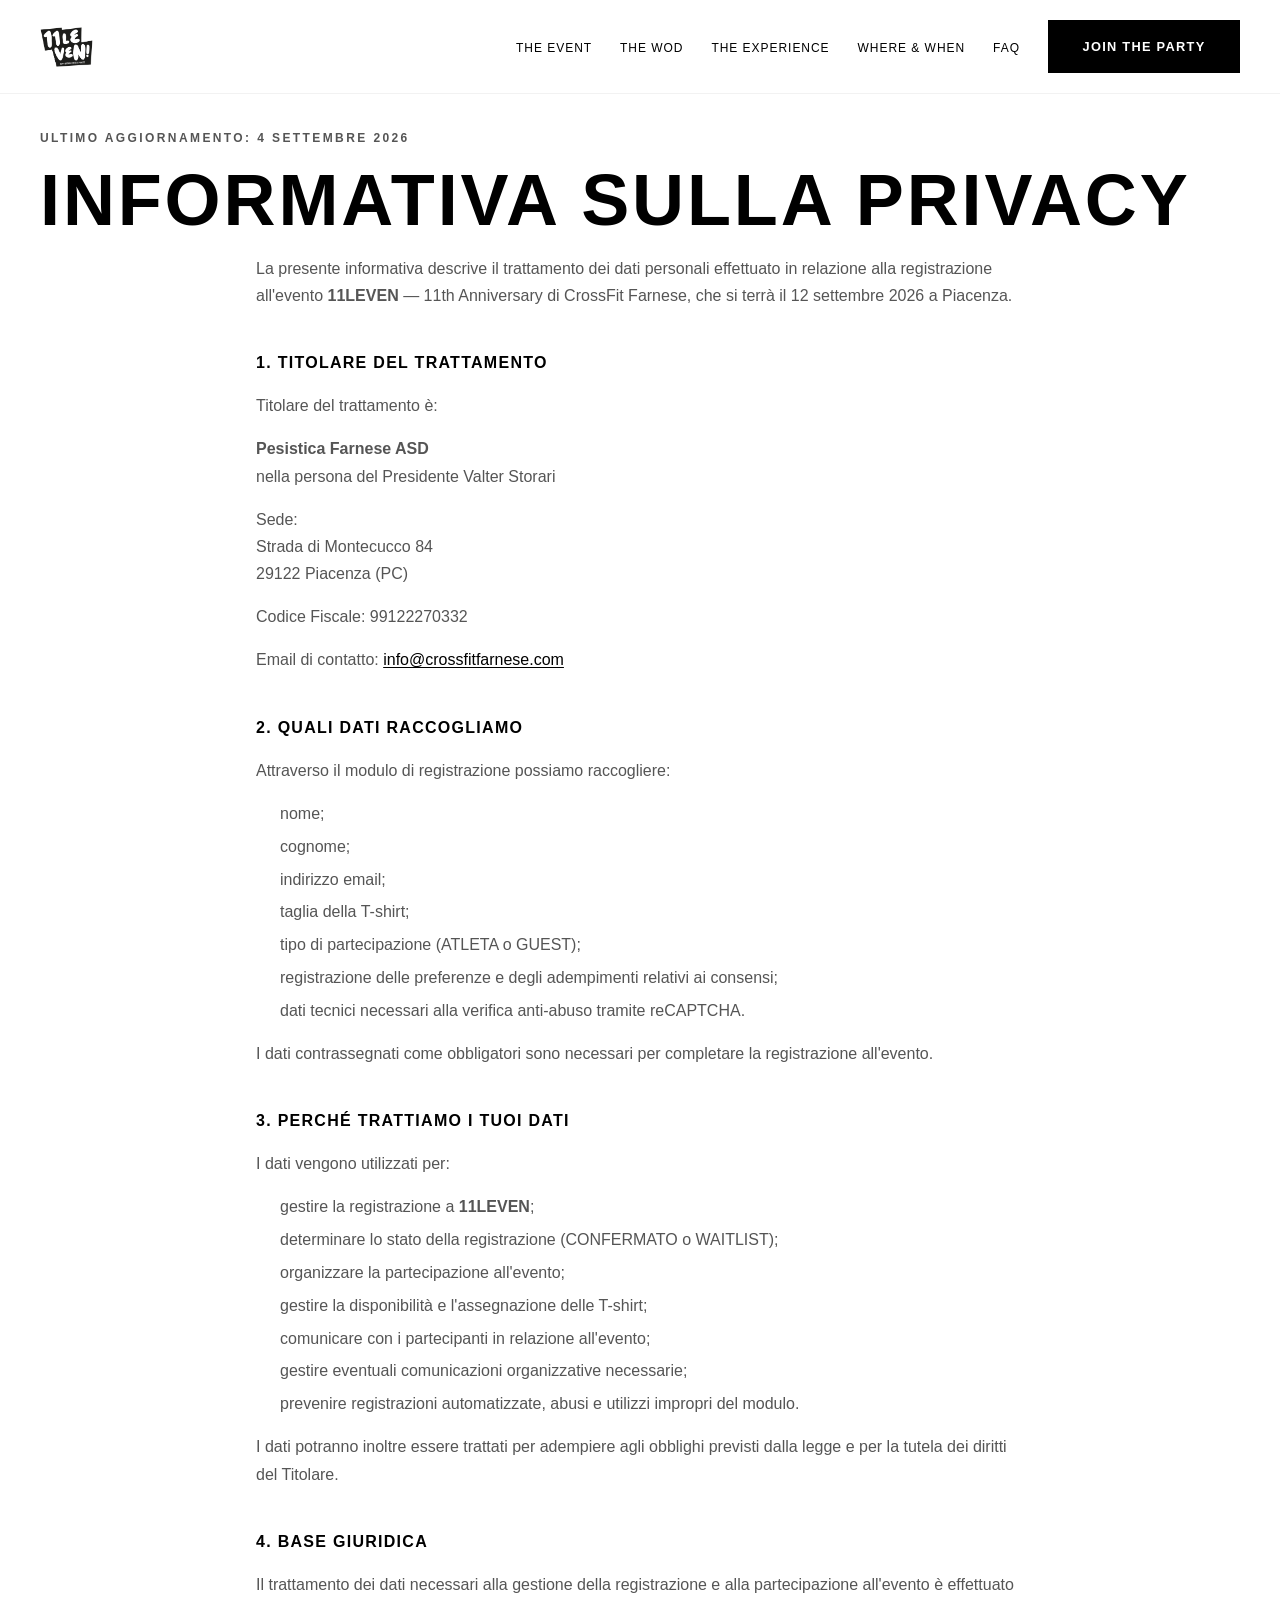
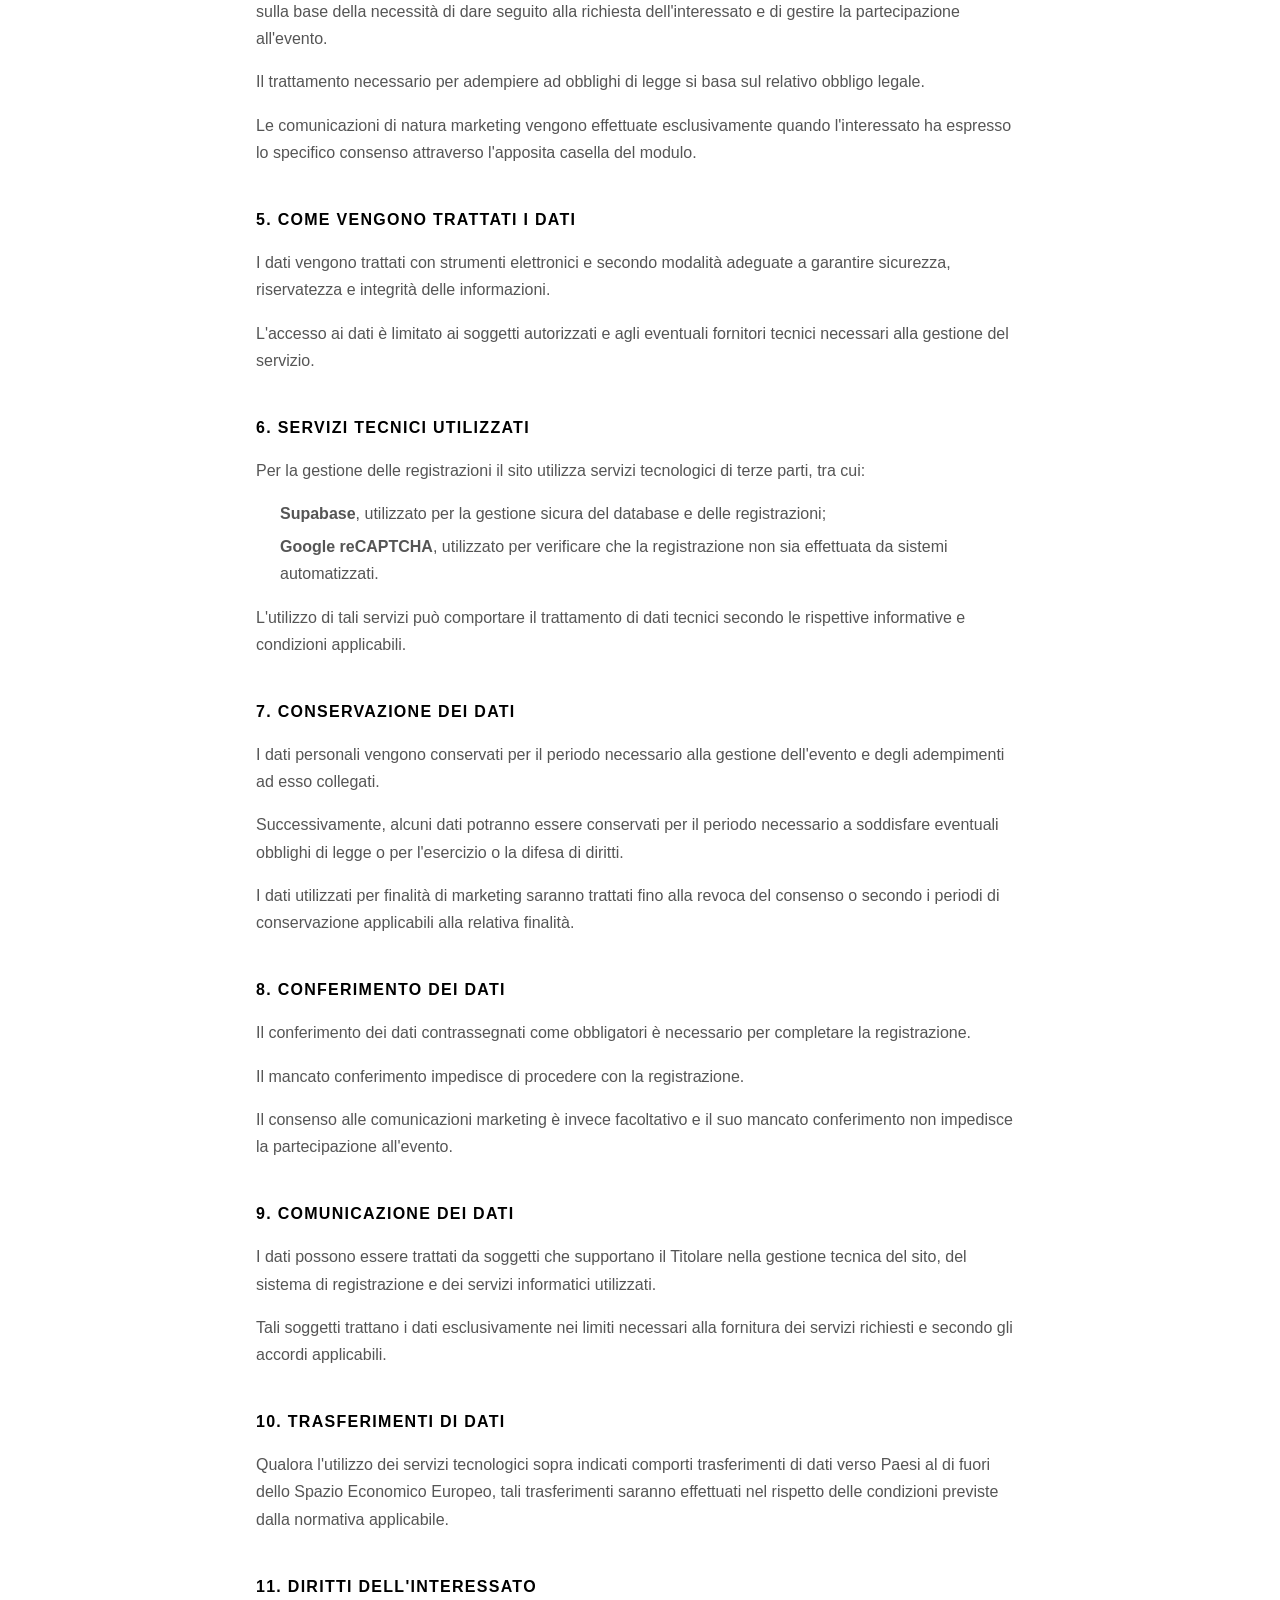
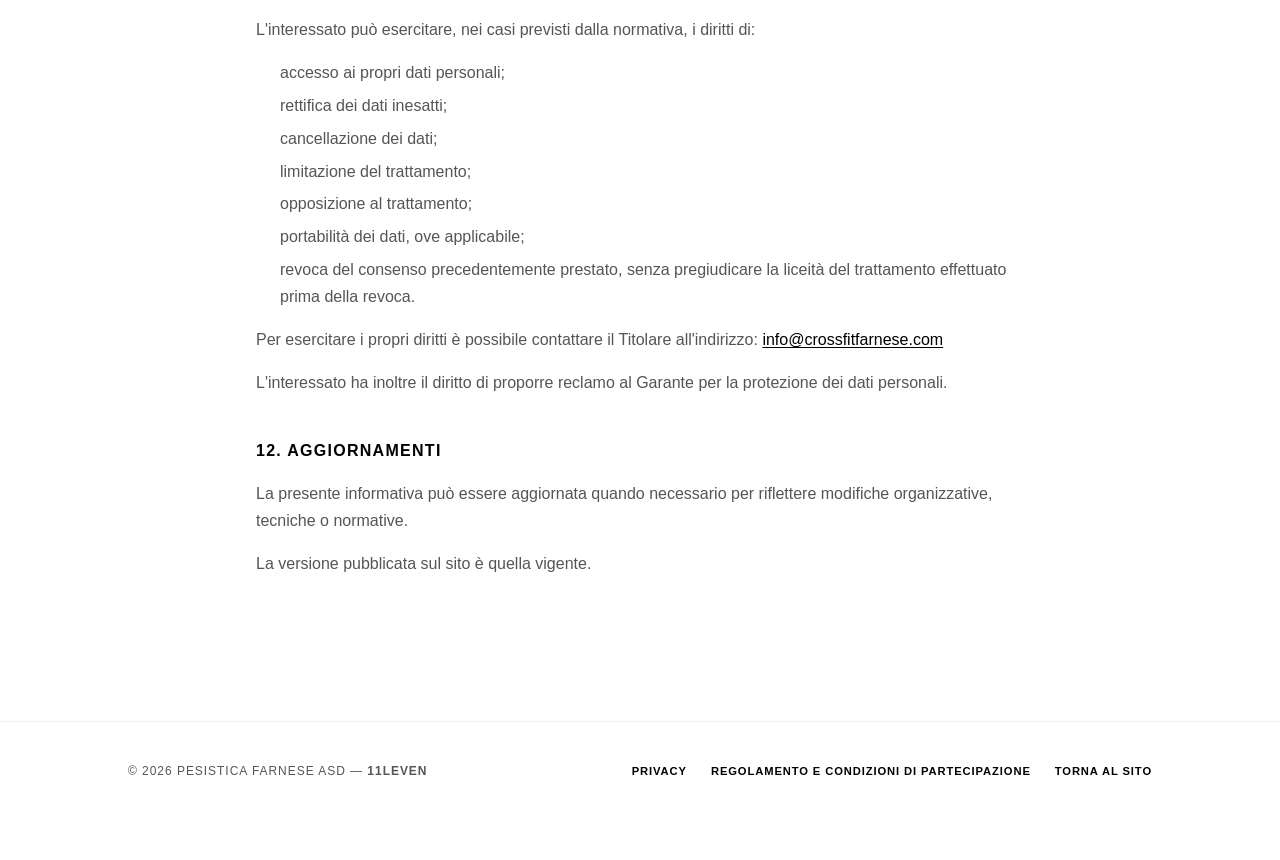
<file: privacy.html>
<!DOCTYPE html>
<html lang="it">
<head>
    <meta charset="UTF-8">
    <meta name="viewport" content="width=device-width, initial-scale=1.0">
    <title>Informativa sulla Privacy — 11LEVEN</title>
    <meta name="description" content="Informativa sul trattamento dei dati personali per 11LEVEN — 11 Years - Still in the game.">
    <link rel="icon" href="11leven-favicon-assets/favicon.ico" sizes="any">
    <link rel="icon" type="image/png" sizes="16x16" href="11leven-favicon-assets/favicon-16x16.png">
    <link rel="icon" type="image/png" sizes="32x32" href="11leven-favicon-assets/favicon-32x32.png">
    <link rel="apple-touch-icon" sizes="180x180" href="11leven-favicon-assets/apple-touch-icon.png">
    <link rel="stylesheet" href="style.css">
</head>
<body>
    <header class="site-header">
        <div class="header-inner">
            <a class="logo" href="index.html" aria-label="11LEVEN — CrossFit Farnese">
                <img src="Logo-Base.png" alt="11LEVEN">
            </a>

            <button class="nav-toggle" aria-label="Toggle navigation" aria-expanded="false" aria-controls="main-nav">
                <span></span>
                <span></span>
                <span></span>
            </button>

            <nav class="main-nav" id="main-nav" aria-label="Main navigation">
                <ul>
                    <li><a href="index.html#event">THE EVENT</a></li>
                    <li><a href="index.html#wod">THE WOD</a></li>
                    <li><a href="index.html#experience">THE EXPERIENCE</a></li>
                    <li><a href="index.html#where">WHERE &amp; WHEN</a></li>
                    <li><a href="index.html#faq">FAQ</a></li>
                    <li class="nav-cta-item"><a class="btn btn-primary" href="index.html#join">JOIN THE PARTY</a></li>
                </ul>
            </nav>
        </div>
    </header>

    <main>
        <section class="section legal" aria-label="Informativa sulla privacy">
            <div class="section-inner">
                <p class="section-label">ULTIMO AGGIORNAMENTO: 4 settembre 2026</p>
                <h1 class="section-title">Informativa sulla Privacy</h1>

                <article class="legal-content">
                    <p>La presente informativa descrive il trattamento dei dati personali effettuato in relazione alla registrazione all'evento <strong class="brand-name">11LEVEN</strong> — 11th Anniversary di CrossFit Farnese, che si terrà il 12 settembre 2026 a Piacenza.</p>

                    <h2>1. Titolare del trattamento</h2>
                    <p>Titolare del trattamento è:</p>
                    <p>
                        <strong>Pesistica Farnese ASD</strong><br>
                        nella persona del Presidente Valter Storari
                    </p>
                    <p>
                        Sede:<br>
                        Strada di Montecucco 84<br>
                        29122 Piacenza (PC)
                    </p>
                    <p>Codice Fiscale: 99122270332</p>
                    <p>Email di contatto: <a href="mailto:info@crossfitfarnese.com">info@crossfitfarnese.com</a></p>

                    <h2>2. Quali dati raccogliamo</h2>
                    <p>Attraverso il modulo di registrazione possiamo raccogliere:</p>
                    <ul>
                        <li>nome;</li>
                        <li>cognome;</li>
                        <li>indirizzo email;</li>
                        <li>taglia della T-shirt;</li>
                        <li>tipo di partecipazione (ATLETA o GUEST);</li>
                        <li>registrazione delle preferenze e degli adempimenti relativi ai consensi;</li>
                        <li>dati tecnici necessari alla verifica anti-abuso tramite reCAPTCHA.</li>
                    </ul>
                    <p>I dati contrassegnati come obbligatori sono necessari per completare la registrazione all'evento.</p>

                    <h2>3. Perché trattiamo i tuoi dati</h2>
                    <p>I dati vengono utilizzati per:</p>
                    <ul>
                        <li>gestire la registrazione a <strong class="brand-name">11LEVEN</strong>;</li>
                        <li>determinare lo stato della registrazione (CONFERMATO o WAITLIST);</li>
                        <li>organizzare la partecipazione all'evento;</li>
                        <li>gestire la disponibilità e l'assegnazione delle T-shirt;</li>
                        <li>comunicare con i partecipanti in relazione all'evento;</li>
                        <li>gestire eventuali comunicazioni organizzative necessarie;</li>
                        <li>prevenire registrazioni automatizzate, abusi e utilizzi impropri del modulo.</li>
                    </ul>
                    <p>I dati potranno inoltre essere trattati per adempiere agli obblighi previsti dalla legge e per la tutela dei diritti del Titolare.</p>

                    <h2>4. Base giuridica</h2>
                    <p>Il trattamento dei dati necessari alla gestione della registrazione e alla partecipazione all'evento è effettuato sulla base della necessità di dare seguito alla richiesta dell'interessato e di gestire la partecipazione all'evento.</p>
                    <p>Il trattamento necessario per adempiere ad obblighi di legge si basa sul relativo obbligo legale.</p>
                    <p>Le comunicazioni di natura marketing vengono effettuate esclusivamente quando l'interessato ha espresso lo specifico consenso attraverso l'apposita casella del modulo.</p>

                    <h2>5. Come vengono trattati i dati</h2>
                    <p>I dati vengono trattati con strumenti elettronici e secondo modalità adeguate a garantire sicurezza, riservatezza e integrità delle informazioni.</p>
                    <p>L'accesso ai dati è limitato ai soggetti autorizzati e agli eventuali fornitori tecnici necessari alla gestione del servizio.</p>

                    <h2>6. Servizi tecnici utilizzati</h2>
                    <p>Per la gestione delle registrazioni il sito utilizza servizi tecnologici di terze parti, tra cui:</p>
                    <ul>
                        <li><strong>Supabase</strong>, utilizzato per la gestione sicura del database e delle registrazioni;</li>
                        <li><strong>Google reCAPTCHA</strong>, utilizzato per verificare che la registrazione non sia effettuata da sistemi automatizzati.</li>
                    </ul>
                    <p>L'utilizzo di tali servizi può comportare il trattamento di dati tecnici secondo le rispettive informative e condizioni applicabili.</p>

                    <h2>7. Conservazione dei dati</h2>
                    <p>I dati personali vengono conservati per il periodo necessario alla gestione dell'evento e degli adempimenti ad esso collegati.</p>
                    <p>Successivamente, alcuni dati potranno essere conservati per il periodo necessario a soddisfare eventuali obblighi di legge o per l'esercizio o la difesa di diritti.</p>
                    <p>I dati utilizzati per finalità di marketing saranno trattati fino alla revoca del consenso o secondo i periodi di conservazione applicabili alla relativa finalità.</p>

                    <h2>8. Conferimento dei dati</h2>
                    <p>Il conferimento dei dati contrassegnati come obbligatori è necessario per completare la registrazione.</p>
                    <p>Il mancato conferimento impedisce di procedere con la registrazione.</p>
                    <p>Il consenso alle comunicazioni marketing è invece facoltativo e il suo mancato conferimento non impedisce la partecipazione all'evento.</p>

                    <h2>9. Comunicazione dei dati</h2>
                    <p>I dati possono essere trattati da soggetti che supportano il Titolare nella gestione tecnica del sito, del sistema di registrazione e dei servizi informatici utilizzati.</p>
                    <p>Tali soggetti trattano i dati esclusivamente nei limiti necessari alla fornitura dei servizi richiesti e secondo gli accordi applicabili.</p>

                    <h2>10. Trasferimenti di dati</h2>
                    <p>Qualora l'utilizzo dei servizi tecnologici sopra indicati comporti trasferimenti di dati verso Paesi al di fuori dello Spazio Economico Europeo, tali trasferimenti saranno effettuati nel rispetto delle condizioni previste dalla normativa applicabile.</p>

                    <h2>11. Diritti dell'interessato</h2>
                    <p>L'interessato può esercitare, nei casi previsti dalla normativa, i diritti di:</p>
                    <ul>
                        <li>accesso ai propri dati personali;</li>
                        <li>rettifica dei dati inesatti;</li>
                        <li>cancellazione dei dati;</li>
                        <li>limitazione del trattamento;</li>
                        <li>opposizione al trattamento;</li>
                        <li>portabilità dei dati, ove applicabile;</li>
                        <li>revoca del consenso precedentemente prestato, senza pregiudicare la liceità del trattamento effettuato prima della revoca.</li>
                    </ul>
                    <p>Per esercitare i propri diritti è possibile contattare il Titolare all'indirizzo: <a href="mailto:info@crossfitfarnese.com">info@crossfitfarnese.com</a></p>
                    <p>L'interessato ha inoltre il diritto di proporre reclamo al Garante per la protezione dei dati personali.</p>

                    <h2>12. Aggiornamenti</h2>
                    <p>La presente informativa può essere aggiornata quando necessario per riflettere modifiche organizzative, tecniche o normative.</p>
                    <p>La versione pubblicata sul sito è quella vigente.</p>
                </article>
            </div>
        </section>
    </main>

    <footer class="site-footer">
        <div class="footer-inner">
            <p>&copy; 2026 Pesistica Farnese ASD — <strong class="brand-name">11LEVEN</strong></p>
            <nav class="footer-nav" aria-label="Legal">
                <a href="privacy.html">Privacy</a>
                <a href="regolamento.html">Regolamento e condizioni di partecipazione</a>
                <a href="index.html">Torna al sito</a>
            </nav>
        </div>
    </footer>

    <button type="button" class="back-to-top" aria-label="Torna in alto" hidden>↑</button>

    <script src="script.js"></script>
</body>
</html>
</file>
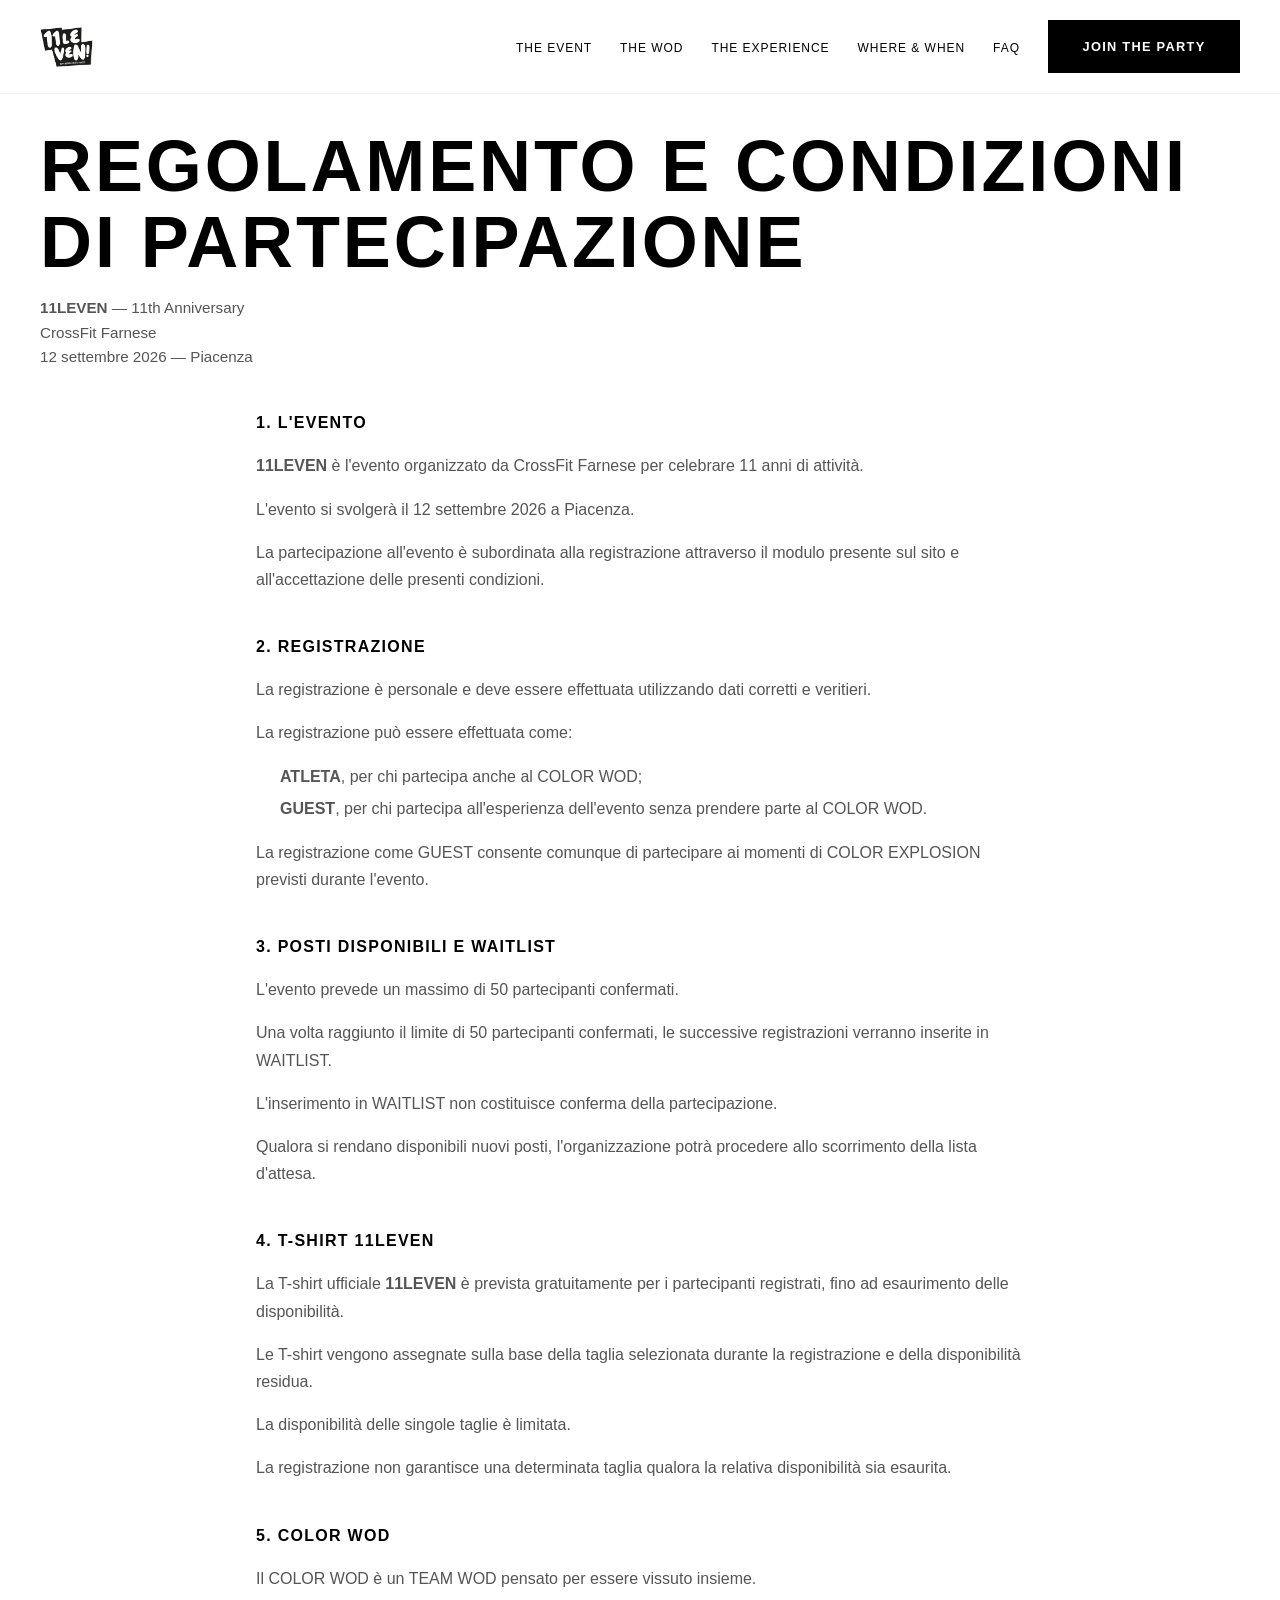
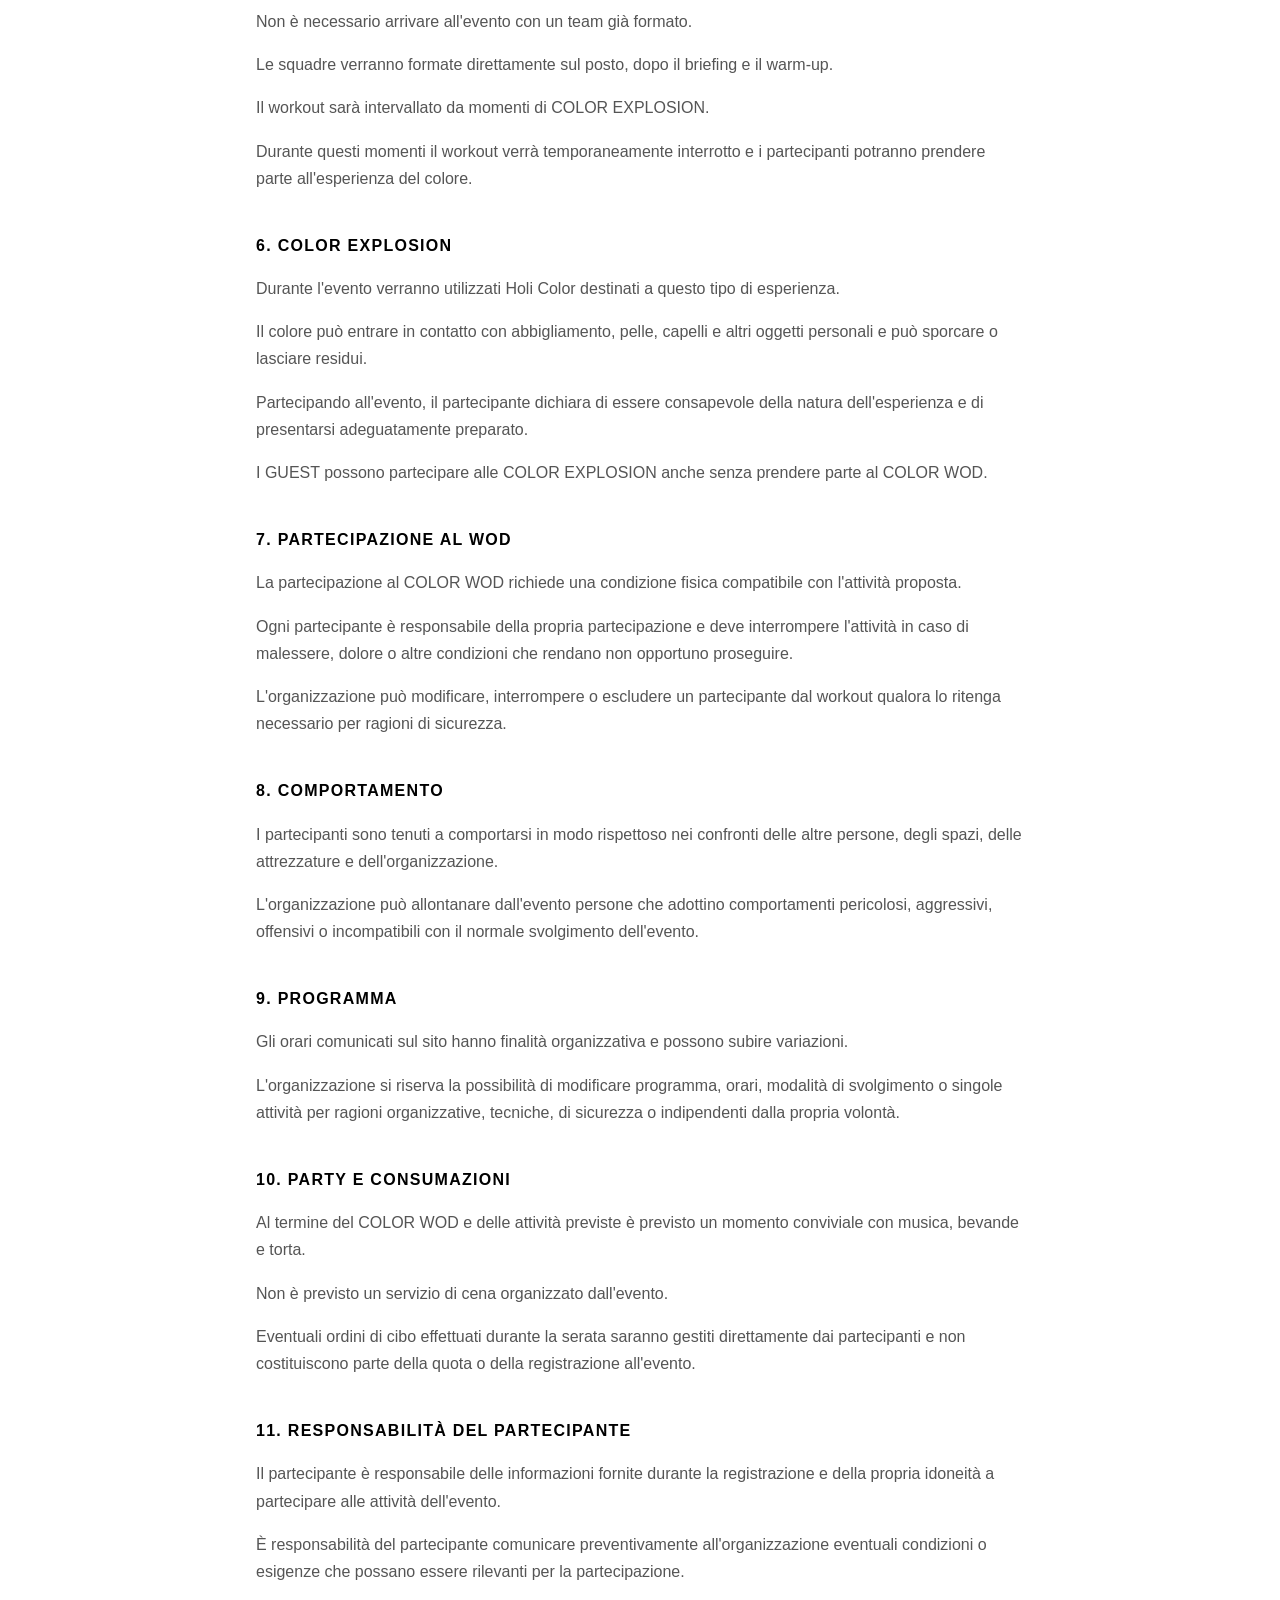
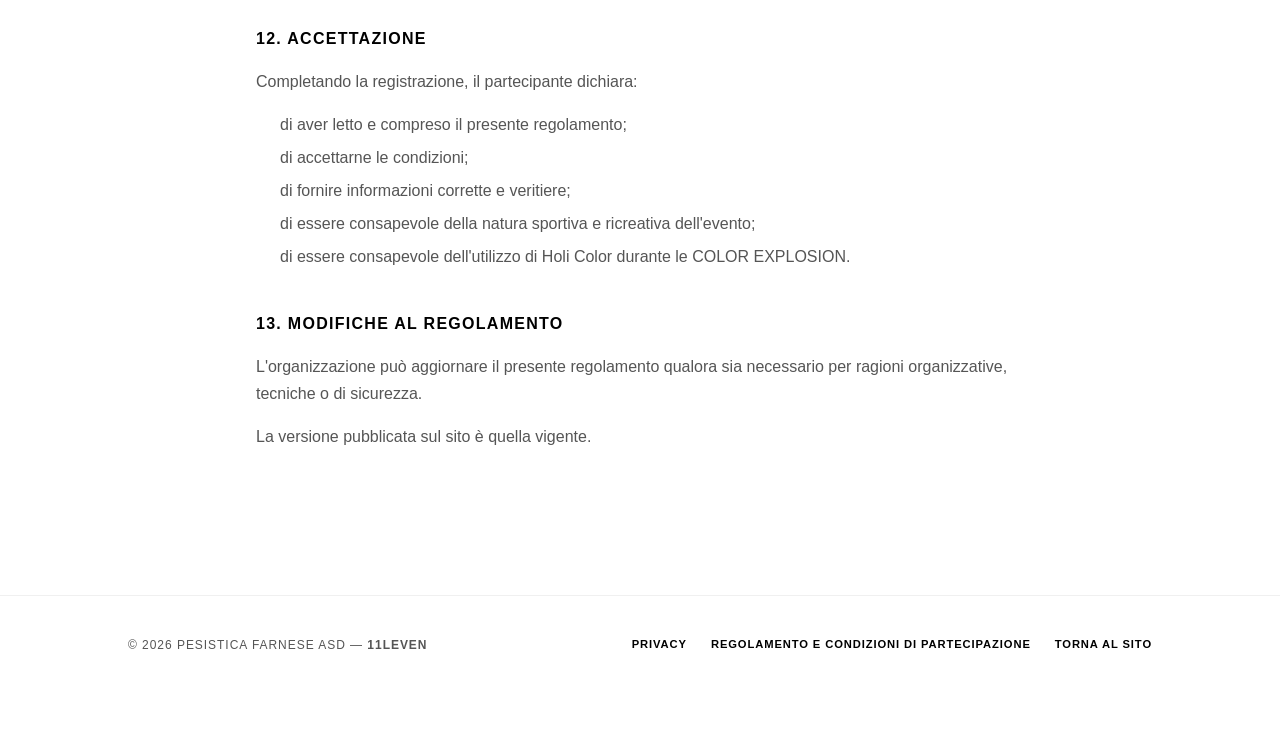
<file: regolamento.html>
<!DOCTYPE html>
<html lang="it">
<head>
    <meta charset="UTF-8">
    <meta name="viewport" content="width=device-width, initial-scale=1.0">
    <title>Regolamento e Condizioni di Partecipazione — 11LEVEN</title>
    <meta name="description" content="Regolamento e condizioni di partecipazione per 11LEVEN — 11 Years - Still in the game.">
    <link rel="icon" href="11leven-favicon-assets/favicon.ico" sizes="any">
    <link rel="icon" type="image/png" sizes="16x16" href="11leven-favicon-assets/favicon-16x16.png">
    <link rel="icon" type="image/png" sizes="32x32" href="11leven-favicon-assets/favicon-32x32.png">
    <link rel="apple-touch-icon" sizes="180x180" href="11leven-favicon-assets/apple-touch-icon.png">
    <link rel="stylesheet" href="style.css">
</head>
<body>
    <header class="site-header">
        <div class="header-inner">
            <a class="logo" href="index.html" aria-label="11LEVEN — CrossFit Farnese">
                <img src="Logo-Base.png" alt="11LEVEN">
            </a>

            <button class="nav-toggle" aria-label="Toggle navigation" aria-expanded="false" aria-controls="main-nav">
                <span></span>
                <span></span>
                <span></span>
            </button>

            <nav class="main-nav" id="main-nav" aria-label="Main navigation">
                <ul>
                    <li><a href="index.html#event">THE EVENT</a></li>
                    <li><a href="index.html#wod">THE WOD</a></li>
                    <li><a href="index.html#experience">THE EXPERIENCE</a></li>
                    <li><a href="index.html#where">WHERE &amp; WHEN</a></li>
                    <li><a href="index.html#faq">FAQ</a></li>
                    <li class="nav-cta-item"><a class="btn btn-primary" href="index.html#join">JOIN THE PARTY</a></li>
                </ul>
            </nav>
        </div>
    </header>

    <main>
        <section class="section legal" aria-label="Regolamento e condizioni di partecipazione">
            <div class="section-inner">
                <h1 class="section-title">Regolamento e Condizioni di Partecipazione</h1>
                <p class="section-copy legal-meta">
                    <strong class="brand-name">11LEVEN</strong> — 11th Anniversary<br>
                    CrossFit Farnese<br>
                    12 settembre 2026 — Piacenza
                </p>

                <article class="legal-content">
                    <h2>1. L'evento</h2>
                    <p><strong class="brand-name">11LEVEN</strong> è l'evento organizzato da CrossFit Farnese per celebrare 11 anni di attività.</p>
                    <p>L'evento si svolgerà il 12 settembre 2026 a Piacenza.</p>
                    <p>La partecipazione all'evento è subordinata alla registrazione attraverso il modulo presente sul sito e all'accettazione delle presenti condizioni.</p>

                    <h2>2. Registrazione</h2>
                    <p>La registrazione è personale e deve essere effettuata utilizzando dati corretti e veritieri.</p>
                    <p>La registrazione può essere effettuata come:</p>
                    <ul>
                        <li><strong>ATLETA</strong>, per chi partecipa anche al COLOR WOD;</li>
                        <li><strong>GUEST</strong>, per chi partecipa all'esperienza dell'evento senza prendere parte al COLOR WOD.</li>
                    </ul>
                    <p>La registrazione come GUEST consente comunque di partecipare ai momenti di COLOR EXPLOSION previsti durante l'evento.</p>

                    <h2>3. Posti disponibili e waitlist</h2>
                    <p>L'evento prevede un massimo di 50 partecipanti confermati.</p>
                    <p>Una volta raggiunto il limite di 50 partecipanti confermati, le successive registrazioni verranno inserite in WAITLIST.</p>
                    <p>L'inserimento in WAITLIST non costituisce conferma della partecipazione.</p>
                    <p>Qualora si rendano disponibili nuovi posti, l'organizzazione potrà procedere allo scorrimento della lista d'attesa.</p>

                    <h2>4. T-shirt 11LEVEN</h2>
                    <p>La T-shirt ufficiale <strong class="brand-name">11LEVEN</strong> è prevista gratuitamente per i partecipanti registrati, fino ad esaurimento delle disponibilità.</p>
                    <p>Le T-shirt vengono assegnate sulla base della taglia selezionata durante la registrazione e della disponibilità residua.</p>
                    <p>La disponibilità delle singole taglie è limitata.</p>
                    <p>La registrazione non garantisce una determinata taglia qualora la relativa disponibilità sia esaurita.</p>

                    <h2>5. Color WOD</h2>
                    <p>Il COLOR WOD è un TEAM WOD pensato per essere vissuto insieme.</p>
                    <p>Non è necessario arrivare all'evento con un team già formato.</p>
                    <p>Le squadre verranno formate direttamente sul posto, dopo il briefing e il warm-up.</p>
                    <p>Il workout sarà intervallato da momenti di COLOR EXPLOSION.</p>
                    <p>Durante questi momenti il workout verrà temporaneamente interrotto e i partecipanti potranno prendere parte all'esperienza del colore.</p>

                    <h2>6. Color Explosion</h2>
                    <p>Durante l'evento verranno utilizzati Holi Color destinati a questo tipo di esperienza.</p>
                    <p>Il colore può entrare in contatto con abbigliamento, pelle, capelli e altri oggetti personali e può sporcare o lasciare residui.</p>
                    <p>Partecipando all'evento, il partecipante dichiara di essere consapevole della natura dell'esperienza e di presentarsi adeguatamente preparato.</p>
                    <p>I GUEST possono partecipare alle COLOR EXPLOSION anche senza prendere parte al COLOR WOD.</p>

                    <h2>7. Partecipazione al WOD</h2>
                    <p>La partecipazione al COLOR WOD richiede una condizione fisica compatibile con l'attività proposta.</p>
                    <p>Ogni partecipante è responsabile della propria partecipazione e deve interrompere l'attività in caso di malessere, dolore o altre condizioni che rendano non opportuno proseguire.</p>
                    <p>L'organizzazione può modificare, interrompere o escludere un partecipante dal workout qualora lo ritenga necessario per ragioni di sicurezza.</p>

                    <h2>8. Comportamento</h2>
                    <p>I partecipanti sono tenuti a comportarsi in modo rispettoso nei confronti delle altre persone, degli spazi, delle attrezzature e dell'organizzazione.</p>
                    <p>L'organizzazione può allontanare dall'evento persone che adottino comportamenti pericolosi, aggressivi, offensivi o incompatibili con il normale svolgimento dell'evento.</p>

                    <h2>9. Programma</h2>
                    <p>Gli orari comunicati sul sito hanno finalità organizzativa e possono subire variazioni.</p>
                    <p>L'organizzazione si riserva la possibilità di modificare programma, orari, modalità di svolgimento o singole attività per ragioni organizzative, tecniche, di sicurezza o indipendenti dalla propria volontà.</p>

                    <h2>10. Party e consumazioni</h2>
                    <p>Al termine del COLOR WOD e delle attività previste è previsto un momento conviviale con musica, bevande e torta.</p>
                    <p>Non è previsto un servizio di cena organizzato dall'evento.</p>
                    <p>Eventuali ordini di cibo effettuati durante la serata saranno gestiti direttamente dai partecipanti e non costituiscono parte della quota o della registrazione all'evento.</p>

                    <h2>11. Responsabilità del partecipante</h2>
                    <p>Il partecipante è responsabile delle informazioni fornite durante la registrazione e della propria idoneità a partecipare alle attività dell'evento.</p>
                    <p>È responsabilità del partecipante comunicare preventivamente all'organizzazione eventuali condizioni o esigenze che possano essere rilevanti per la partecipazione.</p>

                    <h2>12. Accettazione</h2>
                    <p>Completando la registrazione, il partecipante dichiara:</p>
                    <ul>
                        <li>di aver letto e compreso il presente regolamento;</li>
                        <li>di accettarne le condizioni;</li>
                        <li>di fornire informazioni corrette e veritiere;</li>
                        <li>di essere consapevole della natura sportiva e ricreativa dell'evento;</li>
                        <li>di essere consapevole dell'utilizzo di Holi Color durante le COLOR EXPLOSION.</li>
                    </ul>

                    <h2>13. Modifiche al regolamento</h2>
                    <p>L'organizzazione può aggiornare il presente regolamento qualora sia necessario per ragioni organizzative, tecniche o di sicurezza.</p>
                    <p>La versione pubblicata sul sito è quella vigente.</p>
                </article>
            </div>
        </section>
    </main>

    <footer class="site-footer">
        <div class="footer-inner">
            <p>&copy; 2026 Pesistica Farnese ASD — <strong class="brand-name">11LEVEN</strong></p>
            <nav class="footer-nav" aria-label="Legal">
                <a href="privacy.html">Privacy</a>
                <a href="regolamento.html">Regolamento e condizioni di partecipazione</a>
                <a href="index.html">Torna al sito</a>
            </nav>
        </div>
    </footer>

    <button type="button" class="back-to-top" aria-label="Torna in alto" hidden>↑</button>

    <script src="script.js"></script>
</body>
</html>
</file>
<file: style.css>
:root {
    --black: #000;
    --white: #fff;
    --gray: #555;
    --light-gray: #f5f5f5;
    --rainbow-gradient: linear-gradient(90deg, #ff2a6d, #05d9e8, #ffd500);
}

* {
    box-sizing: border-box;
    margin: 0;
    padding: 0;
}

html,
body {
    overflow-x: hidden;
}

html {
    scroll-behavior: smooth;
    scroll-padding-top: 5rem;
    -webkit-font-smoothing: antialiased;
    -moz-osx-font-smoothing: grayscale;
}

body {
    font-family: -apple-system, BlinkMacSystemFont, "Segoe UI", Roboto, "Helvetica Neue", Arial, sans-serif;
    background: var(--white);
    color: var(--black);
    line-height: 1.5;
}

a {
    color: inherit;
    text-decoration: none;
}

.brand-name {
    font-weight: 700;
}

.text-gradient {
    background: var(--rainbow-gradient);
    -webkit-background-clip: text;
    -webkit-text-fill-color: transparent;
    background-clip: text;
    color: transparent;
    display: inline-block;
}

img {
    display: block;
    max-width: 100%;
    height: auto;
}

ul {
    list-style: none;
}

/* Header */
.site-header {
    position: fixed;
    top: 0;
    left: 0;
    right: 0;
    z-index: 100;
    background: rgba(255, 255, 255, 0.97);
    border-bottom: 1px solid rgba(0, 0, 0, 0.05);
}

.header-inner {
    display: flex;
    align-items: center;
    justify-content: space-between;
    max-width: 1440px;
    margin: 0 auto;
    padding: 1.25rem 1.5rem;
}

.logo {
    flex-shrink: 0;
}

.logo img {
    height: 2.25rem;
    width: auto;
}

.nav-toggle {
    position: relative;
    z-index: 110;
    display: flex;
    flex-direction: column;
    justify-content: center;
    gap: 5px;
    width: 2.25rem;
    height: 2.25rem;
    flex: 0 0 2.25rem;
    background: transparent;
    border: none;
    cursor: pointer;
}

.nav-toggle span {
    display: block;
    width: 100%;
    height: 2px;
    background: var(--black);
    transition: transform 0.25s ease, opacity 0.25s ease;
}

.nav-toggle[aria-expanded="true"] span:nth-child(1) {
    transform: translateY(7px) rotate(45deg);
}

.nav-toggle[aria-expanded="true"] span:nth-child(2) {
    opacity: 0;
}

.nav-toggle[aria-expanded="true"] span:nth-child(3) {
    transform: translateY(-7px) rotate(-45deg);
}

.main-nav {
    position: fixed;
    top: 0;
    left: 0;
    width: 100%;
    height: 100vh;
    background: var(--white);
    display: flex;
    flex-direction: column;
    justify-content: center;
    align-items: center;
    transform: translateX(100%);
    transition: transform 0.3s ease;
    z-index: 90;
}

.main-nav.open {
    transform: translateX(0);
}

.main-nav ul {
    display: flex;
    flex-direction: column;
    gap: 1.75rem;
    text-align: center;
}

.main-nav a {
    display: inline-block;
    font-size: 1.25rem;
    font-weight: 500;
    letter-spacing: 0.08em;
    text-transform: uppercase;
    transition: opacity 0.15s ease;
}

.main-nav a:hover {
    opacity: 0.55;
}

.main-nav .btn {
    display: inline-flex;
    min-width: 12rem;
    padding: 1rem 2rem;
    font-size: 0.8rem;
    font-weight: 600;
    letter-spacing: 0.1em;
    text-transform: uppercase;
    transition: background 0.2s ease, color 0.2s ease;
    opacity: 1;
}

.main-nav .btn:hover,
.main-nav .btn:focus,
.main-nav .btn:active {
    opacity: 1;
}

.nav-cta-item {
    flex-shrink: 0;
}

/* Buttons */
.btn,
button {
    font-family: inherit;
}

.btn {
    display: inline-flex;
    align-items: center;
    justify-content: center;
    min-width: 12rem;
    padding: 1rem 2rem;
    font-size: 0.8rem;
    font-weight: 600;
    letter-spacing: 0.1em;
    text-transform: uppercase;
    white-space: nowrap;
    border: 1px solid var(--black);
    transition: background 0.2s ease, color 0.2s ease;
    box-sizing: border-box;
}

.btn-primary {
    background: var(--black);
    color: var(--white);
}

.btn-primary:hover,
.btn-primary:focus,
.btn-primary:active {
    background: var(--white);
    color: var(--black);
    border-color: var(--black);
    transform: none;
}

.btn-ghost {
    background: transparent;
    color: var(--black);
}

.btn-ghost:hover,
.btn-ghost:focus,
.btn-ghost:active {
    background: var(--black);
    color: var(--white);
    border-color: var(--black);
    transform: none;
}

.section-cta {
    margin-top: 2.5rem;
}

/* Hero */
.hero {
    position: relative;
    min-height: 100vh;
    display: flex;
    align-items: center;
    justify-content: center;
    background: transparent;
    padding: 7rem 1.5rem 2.5rem;
    overflow: hidden;
}

.hero-spray {
    position: absolute;
    z-index: 0;
    right: 0;
    top: 50%;
    transform: translateY(-50%);
    width: 170vw;
    max-width: none;
    height: 100%;
    pointer-events: none;
    overflow: hidden;
}

.hero-spray img {
    display: block;
    width: 100%;
    height: 100%;
    object-fit: cover;
    object-position: right center;
}

.hero-content {
    position: relative;
    z-index: 1;
    width: 100%;
    max-width: 28rem;
    text-align: center;
}

.hero-eyebrow {
    font-size: 0.75rem;
    font-weight: 500;
    letter-spacing: 0.25em;
    text-transform: uppercase;
    color: var(--gray);
    margin-bottom: 1.5rem;
}

.hero-logo {
    width: 100%;
    max-width: 22rem;
    height: auto;
    margin: 0 auto 1.5rem;
}

.hero-payoff {
    font-size: clamp(0.95rem, 3vw, 1.5rem);
    font-weight: 500;
    letter-spacing: 0.1em;
    margin-bottom: 1rem;
}

.hero-date {
    font-size: clamp(1.5rem, 5vw, 2.5rem);
    font-weight: 600;
    letter-spacing: 0.08em;
    margin-bottom: 0.5rem;
}

.hero-location {
    font-size: 0.75rem;
    font-weight: 500;
    letter-spacing: 0.15em;
    text-transform: uppercase;
    color: var(--gray);
    margin-bottom: 2.5rem;
}

.hero-actions {
    display: flex;
    flex-direction: column;
    align-items: center;
    gap: 1rem;
}

/* Sections */
.section {
    position: relative;
    padding: 5rem 1.5rem;
    overflow: hidden;
}

.section-inner {
    position: relative;
    z-index: 1;
    max-width: 1200px;
    margin: 0 auto;
}

.section-label {
    font-size: 0.7rem;
    font-weight: 600;
    letter-spacing: 0.25em;
    text-transform: uppercase;
    color: var(--gray);
    margin-bottom: 1rem;
}

.section-title {
    font-size: clamp(2.25rem, 7vw, 4.5rem);
    font-weight: 600;
    letter-spacing: 0.04em;
    text-transform: uppercase;
    line-height: 1.05;
    margin-bottom: 1.5rem;
    overflow-wrap: break-word;
}

.section-title span {
    display: block;
}

.section-copy {
    font-size: clamp(1rem, 2vw, 1.25rem);
    line-height: 1.6;
    max-width: 48rem;
    color: var(--gray);
}

.section-copy p + p {
    margin-top: 1rem;
}

.spray-accent {
    position: absolute;
    z-index: 0;
    pointer-events: none;
    width: min(45vw, 360px);
    opacity: 0.85;
}

.spray-accent img {
    width: 100%;
    height: auto;
}

/* Event */
.event {
    min-height: 70vh;
    display: flex;
    align-items: center;
    justify-content: center;
    background: var(--white);
    padding-top: 3rem;
}

.event .section-title {
    font-size: clamp(1.75rem, 7vw, 3.5rem);
    letter-spacing: 0.01em;
    line-height: 1;
    max-width: 100%;
}

.big-number {
    position: absolute;
    z-index: 0;
    right: 0;
    bottom: 0;
    font-size: clamp(6rem, 22vw, 18rem);
    font-weight: 600;
    line-height: 0.8;
    letter-spacing: -0.05em;
    color: rgba(0, 0, 0, 0.04);
    pointer-events: none;
}

/* WOD */
.wod {
    background: var(--white);
    border-top: 1px solid rgba(0, 0, 0, 0.05);
}

.wod-intro {
    margin-bottom: 3rem;
}

.wod-cards {
    display: grid;
    grid-template-columns: 1fr;
    gap: 1.5rem;
    margin: 3rem 0;
}

.wod-card {
    position: relative;
    display: flex;
    flex-direction: column;
    gap: 1rem;
    padding: 2.5rem 2rem;
    border: 1px solid rgba(0, 0, 0, 0.12);
    background: var(--white);
    overflow: hidden;
}

.wod-card::before {
    content: '';
    position: absolute;
    top: 0;
    left: 0;
    right: 0;
    height: 3px;
    background: var(--rainbow-gradient);
}

.wod-card-number {
    font-size: clamp(3rem, 8vw, 5rem);
    font-weight: 600;
    line-height: 1;
    color: rgba(0, 0, 0, 0.08);
}

.wod-card-title {
    font-size: clamp(1.25rem, 2.5vw, 1.75rem);
    font-weight: 600;
    letter-spacing: 0.08em;
    text-transform: uppercase;
    margin-top: auto;
    overflow-wrap: break-word;
    max-width: 100%;
}

.wod-card-copy {
    font-size: 1rem;
    color: var(--gray);
    line-height: 1.6;
}

.wod-flow {
    display: flex;
    flex-direction: column;
    align-items: center;
    justify-content: center;
    gap: 0.5rem;
    margin: 2.5rem 0;
    padding: 1.25rem 1rem;
    background: var(--light-gray);
    border: 1px solid rgba(0, 0, 0, 0.06);
    font-size: 0.75rem;
}

.wod-flow-step,
.wod-flow-arrow {
    width: 100%;
    text-align: center;
}

.wod-flow-step {
    font-weight: 600;
    letter-spacing: 0.08em;
    text-transform: uppercase;
    white-space: nowrap;
}

.wod-flow-arrow {
    color: var(--gray);
    line-height: 1;
    font-size: 0.95rem;
}

.color-callout {
    position: relative;
    margin-top: 3rem;
    padding: 3rem 2rem;
    background: var(--black);
    color: var(--white);
    overflow: hidden;
}

.color-callout::before {
    content: '';
    position: absolute;
    top: 0;
    left: 0;
    right: 0;
    height: 4px;
    background: var(--rainbow-gradient);
}

.color-callout-title {
    font-size: clamp(1.5rem, 4vw, 2.75rem);
    font-weight: 600;
    letter-spacing: 0.04em;
    text-transform: uppercase;
    line-height: 1.1;
    margin-bottom: 1.5rem;
    position: relative;
    z-index: 1;
    overflow-wrap: break-word;
    max-width: 100%;
}

.color-callout-title span {
    display: block;
}

.color-callout p {
    position: relative;
    z-index: 1;
    font-size: 1rem;
    color: rgba(255, 255, 255, 0.8);
    line-height: 1.6;
    max-width: 48rem;
}

.color-callout p + p {
    margin-top: 1rem;
}

.guest-callout {
    margin-top: 2.5rem;
    padding: 2.5rem 2rem;
    border: 1px solid rgba(0, 0, 0, 0.12);
    background: var(--light-gray);
    text-align: center;
}

.guest-callout-title {
    font-size: clamp(1.25rem, 3vw, 1.75rem);
    font-weight: 600;
    letter-spacing: 0.08em;
    text-transform: uppercase;
    margin-bottom: 0.35rem;
    overflow-wrap: break-word;
    max-width: 100%;
}

.guest-callout-subtitle {
    font-size: clamp(1.25rem, 3vw, 1.75rem);
    font-weight: 600;
    letter-spacing: 0.04em;
    text-transform: uppercase;
    margin-bottom: 1rem;
    color: var(--black);
}

.guest-callout p:last-child {
    font-size: 1rem;
    color: var(--gray);
    line-height: 1.6;
    max-width: 36rem;
    margin: 0 auto;
}

/* Experience / Timeline */
.experience {
    background: var(--light-gray);
}

.timeline {
    display: grid;
    gap: 1.5rem;
    margin-top: 2.5rem;
}

.timeline-item {
    display: grid;
    grid-template-columns: auto 1fr;
    gap: 1rem;
    align-items: start;
    padding-bottom: 1.5rem;
    border-bottom: 1px solid rgba(0, 0, 0, 0.06);
}

.timeline-item:last-child {
    border-bottom: none;
    padding-bottom: 0;
}

.timeline-number {
    font-size: clamp(1.75rem, 5vw, 3rem);
    font-weight: 600;
    line-height: 1;
    color: rgba(0, 0, 0, 0.15);
    min-width: 2.75rem;
}

.timeline-body .time {
    font-size: 0.75rem;
    font-weight: 600;
    letter-spacing: 0.1em;
    text-transform: uppercase;
    color: var(--gray);
    margin-bottom: 0.25rem;
}

.timeline-body h4 {
    font-size: 1.1rem;
    font-weight: 600;
    letter-spacing: 0.08em;
    text-transform: uppercase;
    margin-bottom: 0.4rem;
}

.timeline-body p {
    font-size: 0.95rem;
    color: var(--gray);
    line-height: 1.5;
    font-style: italic;
}

/* Mega Explosion */
.mega {
    position: relative;
    min-height: 70vh;
    display: flex;
    align-items: center;
    justify-content: center;
    background:
        linear-gradient(rgba(0, 0, 0, 0.35), rgba(0, 0, 0, 0.55)),
        url('megaexplosionbg.jpg') center center / cover no-repeat;
    color: var(--white);
    padding: 6rem 1.5rem;
    overflow: hidden;
    text-align: center;
}

.mega .section-inner {
    position: relative;
    z-index: 1;
    max-width: 900px;
}

.mega-pretitle {
    font-size: clamp(0.8rem, 2vw, 1rem);
    font-weight: 500;
    letter-spacing: 0.2em;
    text-transform: uppercase;
    margin-bottom: 0.25rem;
    color: rgba(255, 255, 255, 0.8);
}

.mega-title {
    font-size: clamp(2.5rem, 8vw, 5rem);
    font-weight: 600;
    letter-spacing: 0.04em;
    text-transform: uppercase;
    line-height: 1;
    margin: 1rem 0 1.5rem;
    overflow-wrap: break-word;
    max-width: 100%;
}

.mega-copy {
    font-size: clamp(1rem, 2.5vw, 1.35rem);
    line-height: 1.5;
    color: rgba(255, 255, 255, 0.8);
    max-width: 40rem;
    margin: 0 auto;
}

/* T-Shirt */
.shirt {
    background: var(--white);
    border-top: 1px solid rgba(0, 0, 0, 0.05);
    text-align: center;
}

.shirt-inner {
    display: flex;
    flex-direction: column;
    align-items: center;
    gap: 2.5rem;
}

.shirt-content {
    max-width: 36rem;
}

.shirt-title {
    margin-bottom: 1.5rem;
}

.shirt-subtitle {
    font-size: clamp(1rem, 2.5vw, 1.35rem);
    font-weight: 600;
    line-height: 1.5;
    margin-bottom: 1.5rem;
    color: var(--black);
    overflow-wrap: break-word;
    max-width: 100%;
}

.shirt-copy {
    color: var(--gray);
    margin-bottom: 2rem;
}

.shirt-copy p + p {
    margin-top: 0.5rem;
}

.shirt-image {
    width: 100%;
    max-width: 28rem;
}

.shirt-image img {
    display: block;
    width: 100%;
    height: auto;
}

@media (min-width: 1024px) {
    .shirt-inner {
        flex-direction: row;
        justify-content: space-between;
        align-items: center;
        gap: 4rem;
        text-align: left;
    }

    .shirt-content {
        flex: 1 1 45%;
        max-width: 44%;
    }

    .shirt-image {
        flex: 1 1 48%;
        max-width: 48%;
    }
}

/* Where & When */
.where {
    background: var(--white);
    border-top: 1px solid rgba(0, 0, 0, 0.05);
}

.where-grid {
    display: grid;
    gap: 2.5rem;
    margin-top: 2.5rem;
    align-items: start;
}

.date-block {
    display: flex;
    flex-direction: column;
    line-height: 0.9;
}

.date-day {
    font-size: clamp(5rem, 20vw, 12rem);
    font-weight: 600;
    letter-spacing: -0.04em;
}

.date-month,
.date-year {
    font-size: clamp(1.25rem, 3vw, 2rem);
    font-weight: 600;
    letter-spacing: 0.1em;
    text-transform: uppercase;
}

.where-info {
    display: flex;
    flex-direction: column;
    gap: 0.25rem;
}

.where-place {
    font-size: 1.25rem;
    font-weight: 600;
    letter-spacing: 0.08em;
    text-transform: uppercase;
}

.where-city {
    font-size: 1rem;
    color: var(--gray);
    letter-spacing: 0.05em;
    text-transform: uppercase;
}

.schedule {
    display: grid;
    gap: 0.75rem;
}

.schedule-item {
    display: flex;
    justify-content: space-between;
    align-items: center;
    gap: 1rem;
    padding-bottom: 0.75rem;
    border-bottom: 1px solid rgba(0, 0, 0, 0.08);
    font-size: 0.95rem;
}

.schedule-item span:first-child {
    font-weight: 600;
    letter-spacing: 0.05em;
    text-transform: uppercase;
    flex-shrink: 0;
}

.schedule-item span:last-child {
    text-align: right;
    text-transform: uppercase;
    font-size: 0.85rem;
    letter-spacing: 0.05em;
}

/* FAQ */
.faq-list {
    margin-top: 2rem;
    max-width: 56rem;
}

.faq-item {
    border-bottom: 1px solid rgba(0, 0, 0, 0.08);
    padding: 1.25rem 0;
}

.faq-item summary {
    list-style: none;
    font-size: 1rem;
    font-weight: 600;
    letter-spacing: 0.05em;
    text-transform: uppercase;
    cursor: pointer;
    display: flex;
    justify-content: space-between;
    align-items: center;
    gap: 1rem;
}

.faq-item summary::-webkit-details-marker {
    display: none;
}

.faq-item summary::after {
    content: '+';
    font-size: 1.5rem;
    line-height: 1;
    transition: transform 0.2s ease;
    flex-shrink: 0;
}

.faq-item[open] summary::after {
    transform: rotate(45deg);
}

.faq-item p {
    margin-top: 1rem;
    color: var(--gray);
    line-height: 1.6;
    font-size: 0.95rem;
}

/* Final CTA */
.final-cta {
    text-align: center;
    padding: 6rem 1.5rem;
    border-top: 1px solid rgba(0, 0, 0, 0.05);
}

.final-cta .section-title {
    font-size: clamp(1.5rem, 4vw, 3rem);
    line-height: 1.1;
    text-transform: none;
    margin: 0 auto 1.5rem;
}

.final-cta .section-copy {
    margin: 1rem auto 2.5rem;
    color: var(--gray);
}

/* Modal & Registration */
body.is-modal-open {
    overflow: hidden;
}

.modal {
    position: fixed;
    inset: 0;
    z-index: 200;
    display: flex;
    align-items: flex-end;
    justify-content: center;
    pointer-events: none;
    opacity: 0;
    visibility: hidden;
    transition: opacity 0.25s ease, visibility 0.25s ease;
}

.modal.is-open {
    opacity: 1;
    visibility: visible;
    pointer-events: auto;
}

.modal-overlay {
    position: absolute;
    inset: 0;
    background: rgba(0, 0, 0, 0.5);
    z-index: 1;
}

.modal-panel {
    position: relative;
    z-index: 2;
    display: flex;
    flex-direction: column;
    width: 100%;
    height: 100%;
    max-height: 100vh;
    background-image: linear-gradient(rgba(255, 255, 255, 0.78), rgba(255, 255, 255, 0.78)), url('registrationbg.jpg');
    background-size: cover, cover;
    background-position: center center, center center;
    background-repeat: no-repeat, no-repeat;
    overflow: hidden;
    padding: 5rem 1.5rem 2rem;
    transform: translateY(20px);
    transition: transform 0.25s ease;
}

.modal.is-open .modal-panel {
    transform: translateY(0);
}

.modal-close {
    position: absolute;
    top: 1rem;
    right: 1rem;
    z-index: 10;
    width: 2.5rem;
    height: 2.5rem;
    display: flex;
    align-items: center;
    justify-content: center;
    background: transparent;
    border: none;
    font-size: 2rem;
    line-height: 1;
    cursor: pointer;
    color: var(--black);
}

.registration-inner {
    display: flex;
    flex-direction: column;
    flex: 1 1 auto;
    max-width: 36rem;
    width: 100%;
    margin: 0 auto;
    min-height: 0;
    overflow: hidden;
}

.registration-title {
    font-size: clamp(1.5rem, 5vw, 2.25rem);
    font-weight: 600;
    letter-spacing: 0.1em;
    text-transform: uppercase;
    text-align: center;
    margin-bottom: 0.5rem;
}

.registration-lead {
    text-align: center;
    color: var(--gray);
    margin-bottom: 2rem;
    font-size: 0.9rem;
}

.form-message {
    display: none;
    color: #b00020;
    font-size: 0.85rem;
    font-weight: 500;
    text-align: center;
}

.form-message.is-visible {
    display: block;
}

.form-note {
    font-size: 0.75rem;
    color: var(--gray);
    margin-top: 0.35rem;
    line-height: 1.4;
}

.captcha-group {
    min-height: 0;
}

.captcha-container {
    min-height: 78px;
    margin-top: 0.5rem;
}

.form-row {
    display: flex;
    flex-direction: column;
    gap: 2rem;
}

.form-group {
    display: flex;
    flex-direction: column;
    gap: 0.5rem;
}

.form-group label,
.form-label {
    font-size: 0.7rem;
    font-weight: 600;
    letter-spacing: 0.1em;
    text-transform: uppercase;
}

.form-group input[type="text"],
.form-group input[type="email"],
.form-group select {
    width: 100%;
    padding: 0.75rem 0;
    font-size: 1rem;
    font-family: inherit;
    color: var(--black);
    background: transparent;
    border: none;
    border-bottom: 1px solid rgba(0, 0, 0, 0.25);
    border-radius: 0;
    outline: none;
    transition: border-color 0.2s ease;
}

.form-group input:focus,
.form-group select:focus {
    border-bottom-color: var(--black);
}

.form-group input.is-invalid,
.form-group select.is-invalid,
.form-consent .checkbox.is-invalid .checkbox-marker {
    border-bottom-color: #b00020;
}

.form-group select {
    cursor: pointer;
    appearance: none;
    -webkit-appearance: none;
    background-image: url("data:image/svg+xml,%3Csvg xmlns='http://www.w3.org/2000/svg' width='12' height='12' viewBox='0 0 12 12'%3E%3Cpath fill='%23000' d='M6 9L1 4h10z'/%3E%3C/svg%3E");
    background-repeat: no-repeat;
    background-position: right 0 center;
    padding-right: 1.25rem;
}

.radio-group {
    display: flex;
    gap: 1rem;
}

.radio-option {
    flex: 1;
    position: relative;
    display: flex;
    align-items: center;
    justify-content: center;
    gap: 0.5rem;
    padding: 0.85rem 1rem;
    border: 1px solid var(--black);
    cursor: pointer;
    font-size: 0.75rem;
    font-weight: 600;
    letter-spacing: 0.1em;
    text-transform: uppercase;
    transition: background 0.2s ease, color 0.2s ease;
}

.radio-option input {
    position: absolute;
    opacity: 0;
    pointer-events: none;
}

.radio-option:has(input:checked),
.radio-option:hover {
    background: var(--black);
    color: var(--white);
}

.form-consent {
    gap: 1rem;
}

.checkbox {
    display: flex;
    align-items: flex-start;
    gap: 0.75rem;
    font-size: 0.85rem;
    line-height: 1.4;
    cursor: pointer;
}

.checkbox input {
    flex-shrink: 0;
    width: 1.1rem;
    height: 1.1rem;
    margin-top: 0.1rem;
    accent-color: var(--black);
    cursor: pointer;
}

.checkbox .required {
    color: var(--gray);
}

.btn-submit {
    width: 100%;
    margin-top: 1rem;
}

.btn-submit:disabled {
    opacity: 0.5;
    cursor: not-allowed;
}

.registration-stage {
    position: relative;
    flex: 1 1 auto;
    min-height: 0;
    overflow-y: auto;
}

.registration-form {
    display: flex;
    flex-direction: column;
    gap: 2rem;
    min-height: 100%;
    opacity: 1;
    visibility: visible;
    transition: opacity 0.25s ease, visibility 0.25s ease;
}

.registration-result {
    position: absolute;
    inset: 0;
    display: flex;
    flex-direction: column;
    align-items: center;
    justify-content: center;
    text-align: center;
    padding: 2rem 1rem;
    opacity: 0;
    visibility: hidden;
    pointer-events: none;
    transition: opacity 0.25s ease, visibility 0.25s ease;
}

.registration-stage.is-success {
    overflow-y: hidden;
}

.registration-stage.is-success .registration-form {
    opacity: 0;
    visibility: hidden;
    pointer-events: none;
}

.registration-stage.is-success .registration-result {
    opacity: 1;
    visibility: visible;
    pointer-events: auto;
}

.registration-result-title {
    font-size: clamp(1.75rem, 5vw, 3rem);
    font-weight: 600;
    letter-spacing: 0.06em;
    text-transform: uppercase;
    line-height: 1.1;
    margin-bottom: 0.75rem;
}

.registration-result-subtitle {
    color: var(--gray);
    margin-bottom: 1.25rem;
    line-height: 1.5;
    font-size: 0.95rem;
    max-width: 26rem;
}

.registration-result-status {
    display: inline-block;
    padding: 0.55rem 1.25rem;
    font-size: 0.75rem;
    font-weight: 600;
    letter-spacing: 0.15em;
    text-transform: uppercase;
    border: 1px solid var(--black);
    margin-bottom: 1.25rem;
}

.registration-result-status.is-confirmed {
    background: var(--black);
    color: var(--white);
    border-color: var(--black);
}

.registration-result-status.is-waitlist {
    background: transparent;
    color: var(--black);
}

.registration-result-tagline {
    font-size: 0.75rem;
    font-weight: 600;
    letter-spacing: 0.1em;
    margin-bottom: 1.75rem;
    color: var(--black);
}

#register-again,
#back-to-site {
    min-width: auto;
    padding: 0.7rem 1.25rem;
    font-size: 0.7rem;
}

#register-again {
    margin-top: 0.75rem;
}

/* Tablet */
@media (min-width: 768px) {
    .hero {
        padding-top: 8rem;
        padding-bottom: 3rem;
    }

    .hero-spray {
        right: 0;
        width: min(55vw, 720px);
        height: auto;
        overflow: visible;
    }

    .hero-spray img {
        height: auto;
        object-fit: initial;
        object-position: initial;
    }

    .wod-flow {
        flex-direction: row;
        flex-wrap: wrap;
        gap: 0.35rem 0.75rem;
        align-items: center;
    }

    .wod-flow-step,
    .wod-flow-arrow {
        width: auto;
    }

    .wod-flow-arrow {
        transform: rotate(-90deg);
    }

    .hero-content {
        max-width: 32rem;
    }

    .hero-logo {
        max-width: 28rem;
        margin-bottom: 2rem;
    }

    .hero-actions {
        flex-direction: row;
        justify-content: center;
        gap: 1.25rem;
    }

    .section {
        padding: 7rem 2.5rem;
    }

    .section-title {
        margin-bottom: 2rem;
    }

    .event {
        padding-top: 4rem;
    }

    .event .section-title {
        font-size: clamp(2.25rem, 6vw, 4rem);
    }

    .big-number {
        right: 0;
        bottom: 0;
        font-size: clamp(8rem, 28vw, 22rem);
    }

    .wod-cards {
        grid-template-columns: repeat(3, 1fr);
        gap: 1.5rem;
    }

    .timeline {
        grid-template-columns: repeat(2, 1fr);
        gap: 2rem 2.5rem;
    }

    .timeline-item {
        padding-bottom: 2rem;
    }

    .mega {
        padding: 8rem 2.5rem;
    }

    .where-grid {
        grid-template-columns: 1fr 1fr;
        gap: 3rem;
        align-items: end;
    }

    .schedule {
        grid-column: 1 / -1;
    }

    .faq-item summary {
        font-size: 1.1rem;
    }

    .final-cta {
        padding: 8rem 2.5rem;
    }

    .modal {
        align-items: center;
        padding: 1.5rem;
    }

    .modal-panel {
        width: 100%;
        max-width: 44rem;
        height: auto;
        max-height: 90vh;
        padding: 3.5rem;
    }

    .modal-close {
        top: 1.25rem;
        right: 1.25rem;
    }

    .form-row {
        flex-direction: row;
        gap: 1.5rem;
    }

    .form-group--half {
        flex: 1;
    }

    .radio-option {
        padding: 1rem 1.5rem;
        font-size: 0.8rem;
    }

    .btn-submit {
        width: auto;
        min-width: 16rem;
        align-self: center;
    }

    .registration-result {
        padding: 2.5rem 1.5rem;
    }

    .registration-result-title {
        font-size: clamp(2rem, 4vw, 3.5rem);
    }
}

/* Desktop */
@media (min-width: 1024px) {
    .header-inner {
        padding: 1.25rem 2.5rem;
    }

    .logo img {
        height: 2.5rem;
    }

    .nav-toggle {
        display: none;
    }

    .main-nav {
        position: static;
        width: auto;
        height: auto;
        background: transparent;
        transform: none;
        transition: none;
    }

    .main-nav ul {
        flex-direction: row;
        align-items: center;
        gap: 1.75rem;
    }

    .main-nav a {
        font-size: 0.75rem;
        font-weight: 500;
    }



    .hero {
        padding-top: 9rem;
        padding-bottom: 3.5rem;
        padding-left: 2.5rem;
        padding-right: 2.5rem;
    }

    .hero-spray {
        right: 0;
        width: min(65vw, 1200px);
    }

    .hero-content {
        max-width: 38rem;
    }

    .hero-eyebrow {
        margin-bottom: 2rem;
    }

    .hero-logo {
        max-width: 34rem;
        margin-bottom: 2.5rem;
    }

    .hero-payoff {
        margin-bottom: 1rem;
    }

    .hero-date {
        margin-bottom: 0.5rem;
    }

    .section {
        padding: 8rem 2.5rem;
    }

    .section-inner {
        max-width: 1200px;
    }

    .section-copy {
        max-width: 52rem;
    }

    .event {
        padding-top: 5rem;
    }

    .event .section-title {
        font-size: clamp(2.5rem, 6vw, 4.5rem);
    }

    .big-number {
        right: 0;
        bottom: 0;
        font-size: clamp(10rem, 30vw, 26rem);
    }

    .where-grid {
        grid-template-columns: 1fr 1fr 1.5fr;
        align-items: end;
    }

    .schedule {
        grid-column: auto;
    }

    .wod-flow {
        flex-wrap: nowrap;
    }

    .wod-flow-arrow {
        transform: rotate(-90deg);
    }
}

/* Section label (used on legal pages) */
.section-label {
    font-size: 0.75rem;
    font-weight: 600;
    letter-spacing: 0.2em;
    text-transform: uppercase;
    color: var(--gray);
    margin-bottom: 1rem;
}

/* Checkbox inline link */
.checkbox-link {
    color: var(--black);
    text-decoration: underline;
    text-underline-offset: 0.15em;
    cursor: pointer;
}

.checkbox-link:hover,
.checkbox-link:focus {
    color: var(--gray);
}

/* Footer */
.site-footer {
    background: var(--white);
    border-top: 1px solid rgba(0, 0, 0, 0.06);
    padding: 2rem 1.5rem 5.5rem;
    text-align: center;
}

.footer-inner {
    max-width: 64rem;
    margin: 0 auto;
    display: flex;
    flex-direction: column;
    align-items: center;
    gap: 1rem;
}

.site-footer p {
    font-size: 0.75rem;
    letter-spacing: 0.08em;
    text-transform: uppercase;
    color: var(--gray);
    margin: 0;
}

.footer-nav {
    display: flex;
    flex-wrap: wrap;
    justify-content: center;
    gap: 0.75rem 1.5rem;
}

.footer-nav a {
    font-size: 0.7rem;
    font-weight: 600;
    letter-spacing: 0.08em;
    text-transform: uppercase;
    color: var(--black);
    text-decoration: none;
    transition: color 0.2s ease;
}

.footer-nav a:hover,
.footer-nav a:focus {
    color: var(--gray);
    text-decoration: underline;
    text-underline-offset: 0.15em;
}

@media (min-width: 768px) {
    .site-footer {
        padding: 2.5rem 2.5rem 5rem;
    }

    .footer-inner {
        flex-direction: row;
        justify-content: space-between;
        gap: 1.5rem;
    }
}

/* Back to top */
.back-to-top {
    position: fixed;
    bottom: 1.5rem;
    right: 1.5rem;
    z-index: 50;
    width: 3rem;
    height: 3rem;
    display: flex;
    align-items: center;
    justify-content: center;
    background: var(--black);
    color: var(--white);
    border: 1px solid var(--black);
    border-radius: 50%;
    cursor: pointer;
    font-size: 1.25rem;
    line-height: 1;
    opacity: 0;
    visibility: hidden;
    transition: opacity 0.25s ease, visibility 0.25s ease, background 0.2s ease, color 0.2s ease;
    padding: 0;
}

.back-to-top.is-visible {
    opacity: 1;
    visibility: visible;
}

body.is-modal-open .back-to-top {
    opacity: 0;
    visibility: hidden;
    pointer-events: none;
}

.back-to-top:hover,
.back-to-top:focus {
    background: var(--white);
    color: var(--black);
}

@media (min-width: 768px) {
    .back-to-top {
        width: 3.25rem;
        height: 3.25rem;
    }
}

/* Legal pages */
.legal {
    background: var(--white);
    border-top: 1px solid rgba(0, 0, 0, 0.05);
    text-align: left;
}

.legal .section-title {
    text-align: left;
    margin-bottom: 1rem;
}

.legal .section-copy {
    max-width: 100%;
}

.legal-content {
    max-width: 48rem;
    margin: 0 auto;
    line-height: 1.7;
    color: var(--black);
}

.legal-content h2 {
    font-size: 1rem;
    font-weight: 600;
    letter-spacing: 0.08em;
    text-transform: uppercase;
    margin: 2.5rem 0 1rem;
    color: var(--black);
}

.legal-content p {
    margin-bottom: 1rem;
    color: var(--gray);
}

.legal-content ul {
    margin: 0 0 1rem 1.5rem;
    color: var(--gray);
}

.legal-content li {
    margin-bottom: 0.35rem;
}

.legal-content a {
    color: var(--black);
    text-decoration: underline;
    text-underline-offset: 0.15em;
}

.legal-content a:hover {
    color: var(--gray);
}

.legal-meta {
    font-size: 0.95rem;
    color: var(--gray);
    margin-bottom: 2rem;
    line-height: 1.6;
}
</file>
